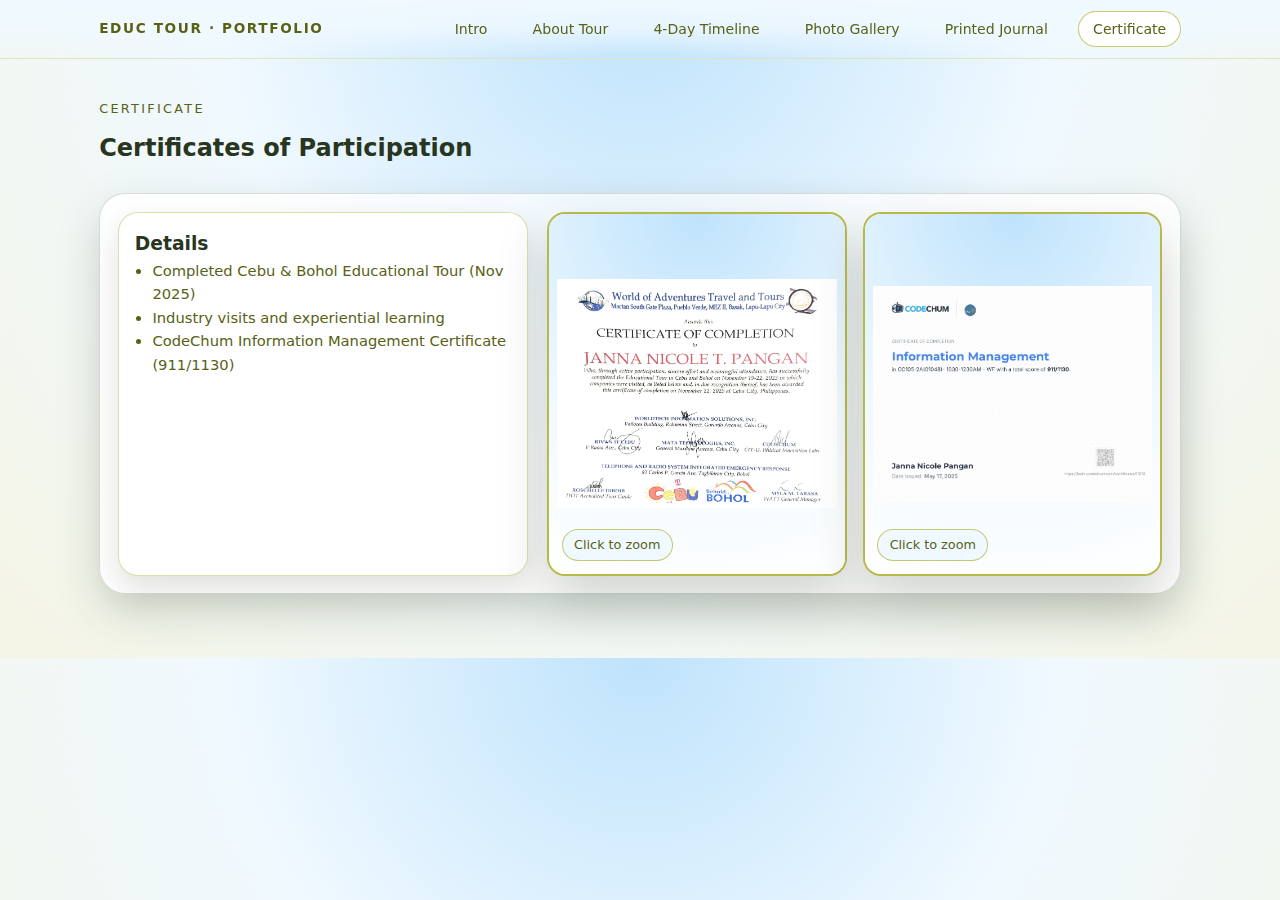
<file: certificate.html>
<!DOCTYPE html>
<html lang="en">
<head>
  <meta charset="UTF-8" />
  <title>Certificate – Cebu & Bohol Educational Tour</title>
  <meta name="viewport" content="width=device-width, initial-scale=1.0" />

<style>
  :root {
    --bg: #F0F9FF;
    --bg-soft: #BFE3FC;
    --accent: #ACAD2B;
    --accent-soft: rgba(172, 173, 43, 0.22);
    --text: #28361F;
    --muted: #596115;
    --card: #ffffff;
    --border: rgba(40, 54, 31, 0.18);
    --radius-xl: 18px;
    --shadow-soft: 0 18px 45px rgba(40, 54, 31, 0.18);
  }

  * { box-sizing:border-box; margin:0; padding:0; }
  body {
    font-family: system-ui,-apple-system,BlinkMacSystemFont,"Segoe UI",sans-serif;
    background: radial-gradient(circle at top, #BFE3FC 0, #F0F9FF 45%, #ACAD2B20 100%);
    color: var(--text);
    line-height: 1.6;
  }
  img { max-width:100%; display:block; }
  a { color:inherit; text-decoration:none; }

  /* header */
  header{
    position:sticky; top:0; z-index:40;
    backdrop-filter:blur(18px);
    background:linear-gradient(to bottom,
      rgba(240,249,255,0.97),
      rgba(240,249,255,0.78),
      transparent);
    border-bottom:1px solid rgba(172,173,43,0.28);
  }
  .nav{
    max-width:1120px;
    margin:0 auto;
    padding:0.7rem 1.2rem;
    display:flex;
    align-items:center;
    justify-content:space-between;
  }
  .nav-logo{
    font-weight:700;
    letter-spacing:0.12em;
    text-transform:uppercase;
    font-size:0.85rem;
    color:var(--muted);
  }
  .nav-links{
    display:flex;
    gap:1rem;
    font-size:0.88rem;
    flex-wrap:wrap;
  }
  .nav-links a{
    padding:0.35rem 0.85rem;
    border-radius:999px;
    border:1px solid transparent;
    color:var(--muted);
    transition:background 0.2s,border 0.2s,transform 0.15s;
  }
  .nav-links a:hover{
    background:rgba(191,227,252,0.9);
    border-color:rgba(172,173,43,0.4);
    transform:translateY(-1px);
  }
  .nav-links a.nav-active{
    background:#ffffff;
    border-color:rgba(172,173,43,0.65);
  }

  main{
    max-width:1120px;
    margin:0 auto;
    padding:2.5rem 1.2rem 4rem;
  }

  .section-label{
    text-transform:uppercase;
    font-size:0.8rem;
    letter-spacing:0.18em;
    color:var(--muted);
    margin-bottom:0.6rem;
  }
  .section-title{
    font-size:clamp(2rem,3vw+1rem,2.6rem);
    margin-bottom:0.8rem;
  }
  .section-subtitle{
    max-width:680px;
    color:var(--muted);
    font-size:0.96rem;
  }

  /* ===== Certificate layout (2 images) ===== */
  .certificate-card{
    margin-top:1.6rem;
    display:grid;
    grid-template-columns: minmax(0,1fr) minmax(0,1.5fr);
    gap:1.2rem;
    padding:1.1rem;
    border-radius:26px;
    border:1px solid var(--border);
    box-shadow: var(--shadow-soft);
    background: radial-gradient(circle at top, #f0f9ff, #ffffff 60%);
  }

  .cert-info{
    padding:1rem;
    background:#ffffff;
    border-radius:20px;
    border:1px solid rgba(172,173,43,0.4);
    box-shadow:0 14px 32px rgba(40,54,31,0.15);
  }

  .cert-info ul{
    padding-left:1.1rem;
    color:var(--muted);
    font-size:0.92rem;
  }

  .cert-grid{
    display:grid;
    grid-template-columns: repeat(2, 1fr);
    gap:1rem;
  }

  .cert-frame{
    position:relative;
    border-radius:18px;
    overflow:hidden;
    background:#ffffff;
    border:2px solid rgba(172,173,43,0.85);
    box-shadow:0 22px 50px rgba(40,54,31,0.22);
    cursor:zoom-in;
  }
  .cert-frame img{
    width:100%;
    height:360px;
    object-fit:contain;
    background: radial-gradient(circle at top, #BFE3FC 0, #F0F9FF 60%, #ffffff 100%);
    padding:0.5rem;
  }
  .cert-badge{
    position:absolute;
    left:0.8rem;
    bottom:0.8rem;
    background:rgba(240,249,255,0.98);
    border:1px solid rgba(172,173,43,0.65);
    border-radius:999px;
    padding:0.3rem 0.7rem;
    font-size:0.8rem;
    color:var(--muted);
  }

  @media(max-width:900px){
    .certificate-card{ grid-template-columns:1fr; }
    .cert-grid{ grid-template-columns:1fr; }
  }

  /* ===== Modal ===== */
  .modal{
    position:fixed;
    inset:0;
    display:none;
    z-index:80;
  }
  .modal.show{ display:block; }
  .modal-backdrop{
    position:absolute;
    inset:0;
    background:rgba(40,54,31,0.55);
    backdrop-filter:blur(4px);
  }
  .modal-dialog{
    position:relative;
    width:min(980px, calc(100% - 2rem));
    margin:4rem auto;
    border-radius:22px;
    background:rgba(240,249,255,0.98);
    border:1px solid rgba(172,173,43,0.65);
    box-shadow:0 30px 80px rgba(40,54,31,0.28);
    padding:0.9rem;
  }
  .modal-close{
    width:40px;
    height:40px;
    border-radius:50%;
    border:1px solid rgba(172,173,43,0.75);
    background:#ffffff;
    font-size:22px;
    cursor:pointer;
  }
  .modal-image{
    width:100%;
    max-height:72vh;
    object-fit:contain;
    border-radius:18px;
  }
</style>
</head>

<body>

<header>
  <nav class="nav">
    <div class="nav-logo">EDUC TOUR · PORTFOLIO</div>
    <div class="nav-links">
      <a href="index.html#hero">Intro</a>
      <a href="index.html#about">About Tour</a>
      <a href="index.html#timeline">4-Day Timeline</a>
      <a href="index.html#gallery">Photo Gallery</a>
      <a href="journal.html">Printed Journal</a>
      <a href="certificate.html" class="nav-active">Certificate</a>
    </div>
  </nav>
</header>

<main>
  <div class="section-label">CERTIFICATE</div>
  <h2 class="section-title">Certificates of Participation</h2>

  <div class="certificate-card">
    <div class="cert-info">
      <h3>Details</h3>
      <ul>
        <li>Completed Cebu & Bohol Educational Tour (Nov 2025)</li>
        <li>Industry visits and experiential learning</li>
        <li>CodeChum Information Management Certificate (911/1130)</li>
      </ul>
    </div>

    <div class="cert-grid">
      <figure class="cert-frame" data-full="certificate1.jpg">
        <img src="certificate1.jpg" alt="Certificate 1">
        <div class="cert-badge">Click to zoom</div>
      </figure>

      <figure class="cert-frame" data-full="certificate2.jpg">
        <img src="certificate2.jpg" alt="Certificate 2">
        <div class="cert-badge">Click to zoom</div>
      </figure>
    </div>
  </div>
</main>

<!-- Modal -->
<div class="modal" id="imageModal">
  <div class="modal-backdrop"></div>
  <div class="modal-dialog">
    <button class="modal-close" id="closeModal">×</button>
    <img class="modal-image" id="modalImg">
  </div>
</div>

<script>
  const modal = document.getElementById("imageModal");
  const modalImg = document.getElementById("modalImg");
  const closeBtn = document.getElementById("closeModal");

  document.querySelectorAll(".cert-frame").forEach(frame=>{
    frame.addEventListener("click", ()=>{
      modalImg.src = frame.dataset.full;
      modal.classList.add("show");
      document.body.style.overflow = "hidden";
    });
  });

  function closeModal(){
    modal.classList.remove("show");
    modalImg.src = "";
    document.body.style.overflow = "";
  }

  closeBtn.onclick = closeModal;
  modal.onclick = e => { if(e.target === modal) closeModal(); };
</script>

</body>
</html>
</file>
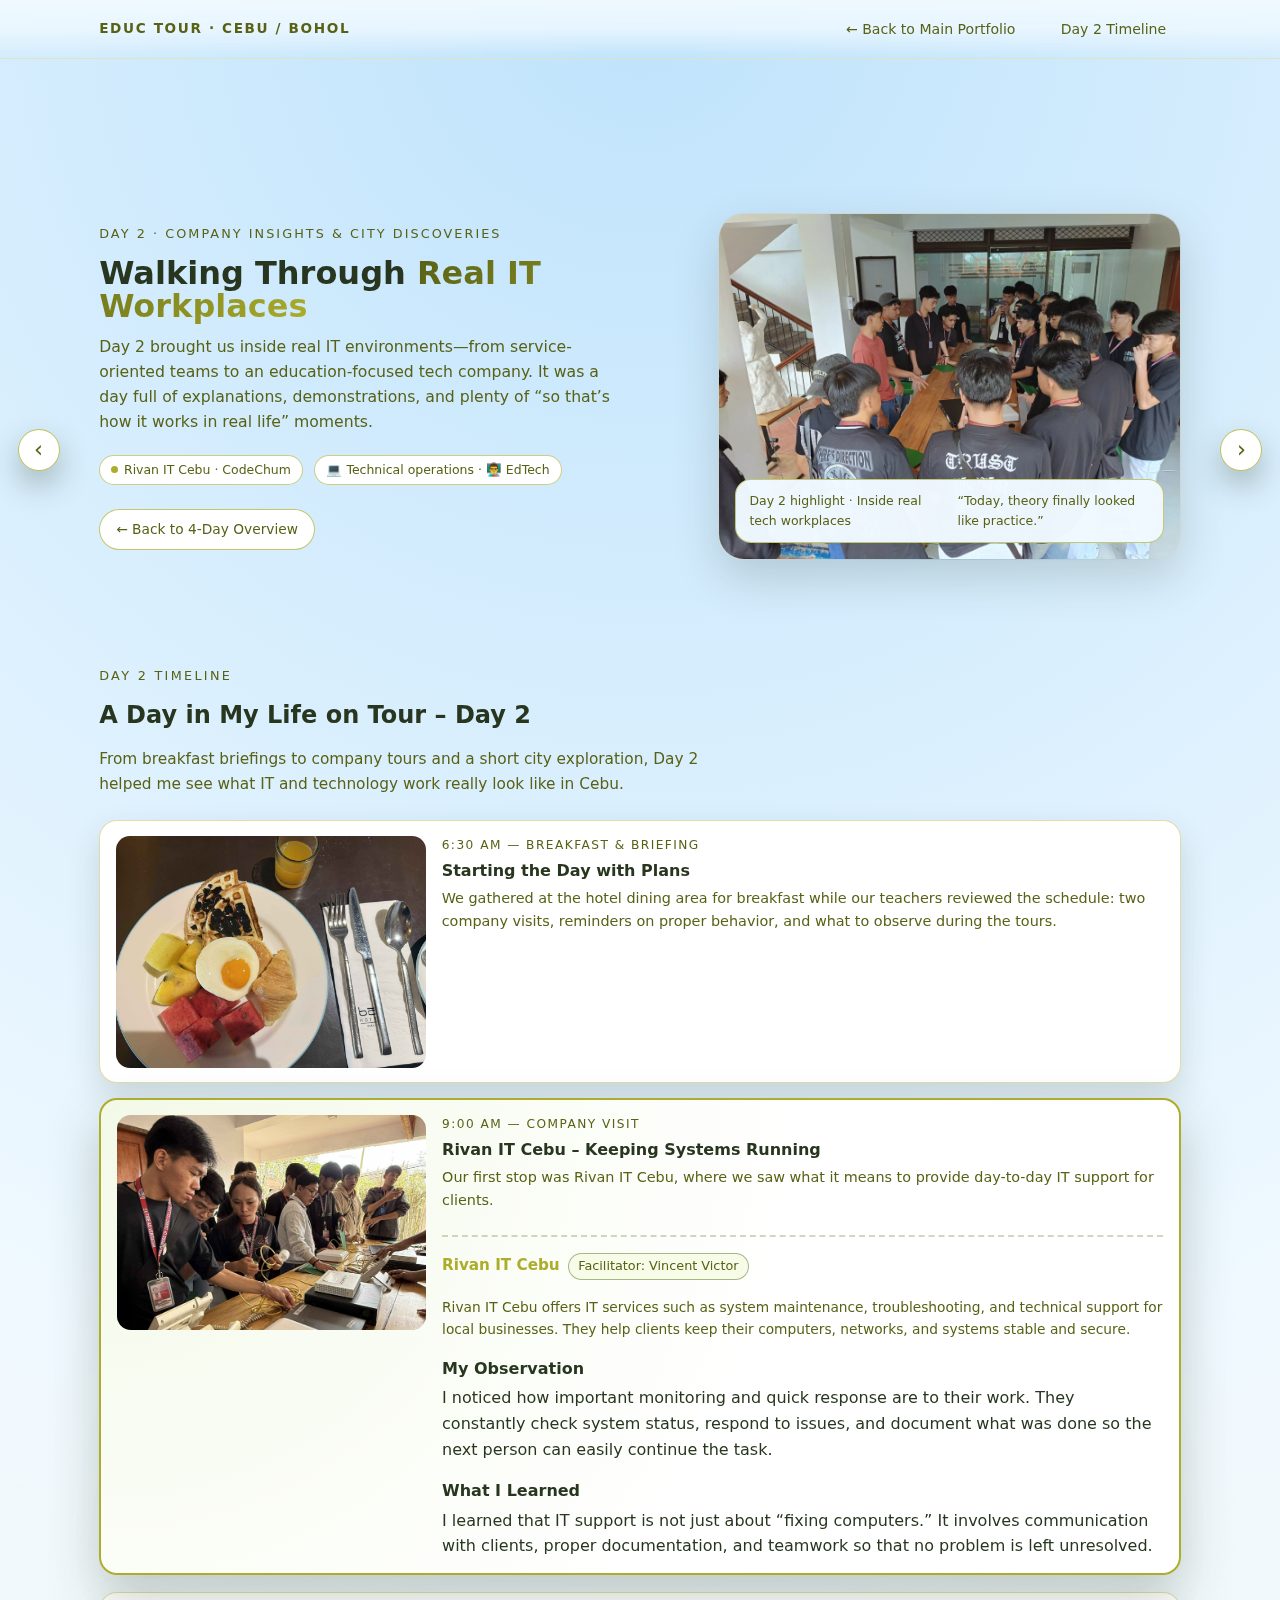
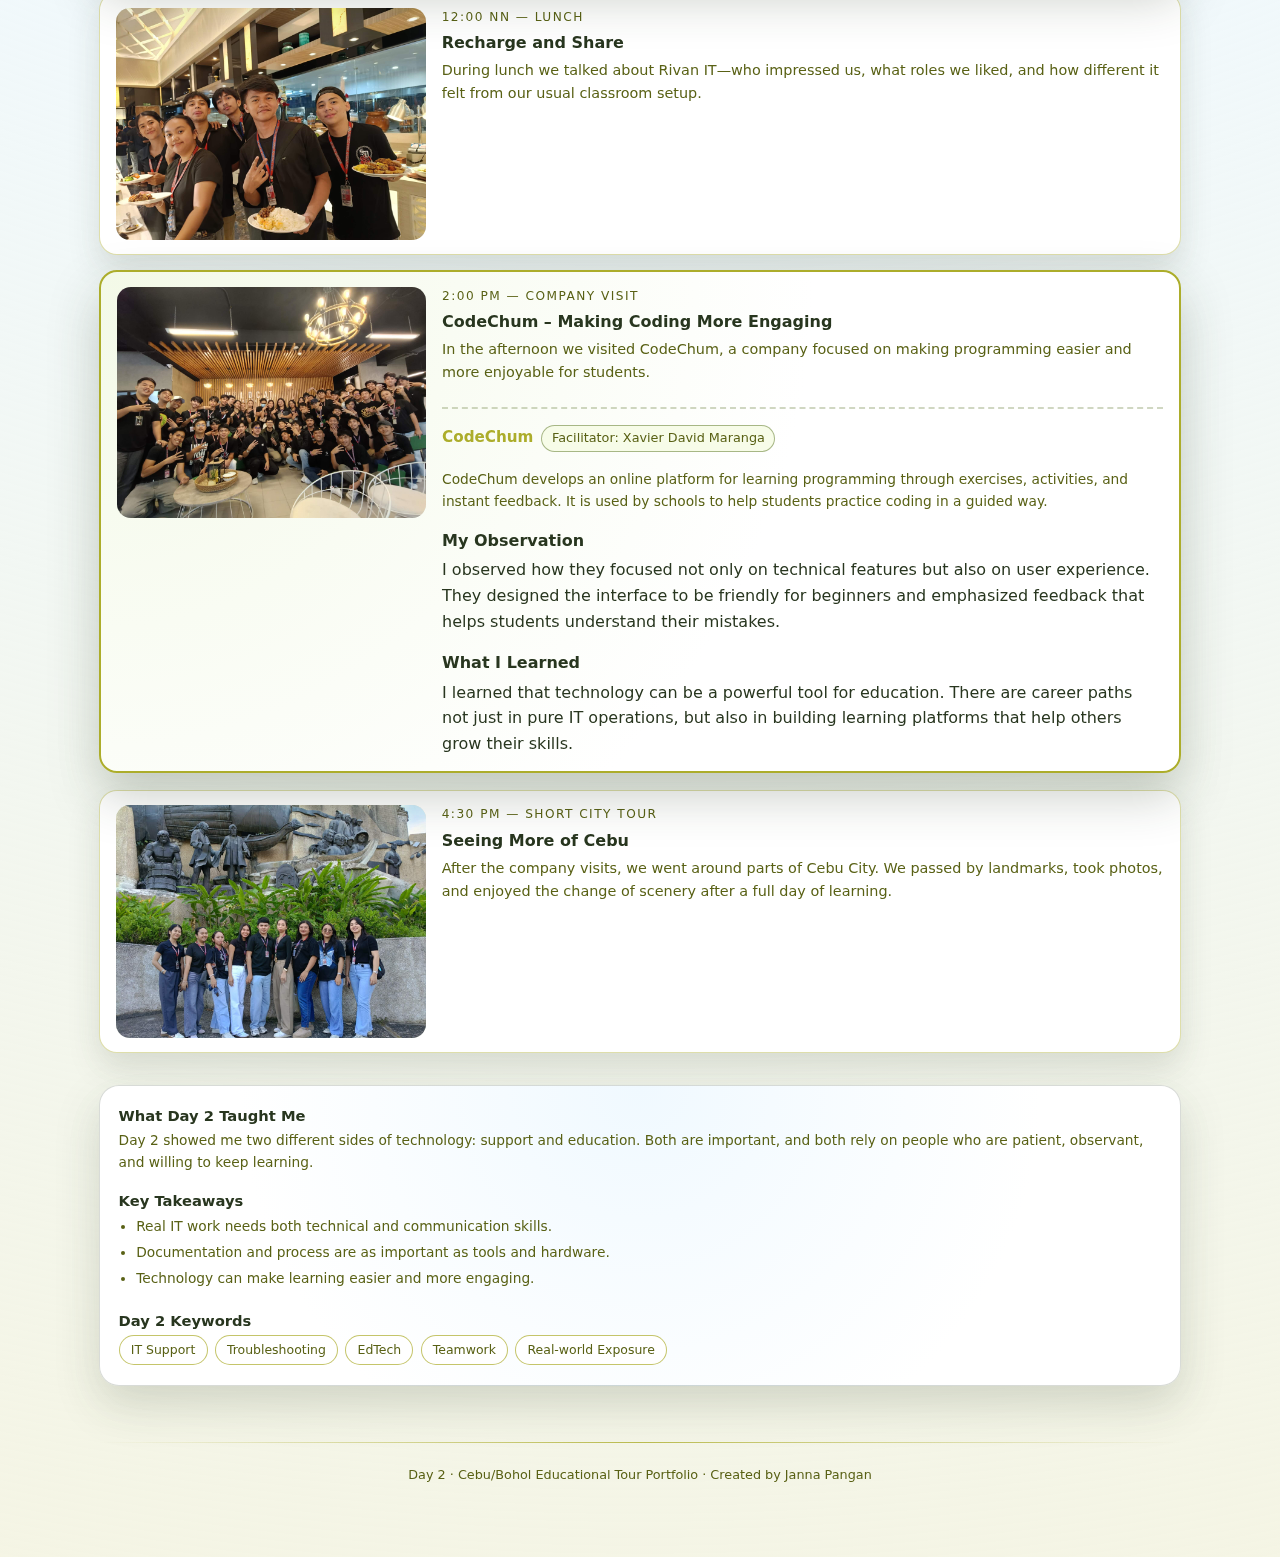
<file: day2.html>
<!DOCTYPE html>
<html lang="en">
<head>
  <meta charset="UTF-8" />
  <title>Day 2 – Company Insights & City Discoveries</title>
  <meta name="viewport" content="width=device-width, initial-scale=1" />
  <style>
    :root {
      --bg: #F0F9FF;
      --bg-soft: #BFE3FC;
      --accent: #ACAD2B;
      --accent-soft: rgba(172, 173, 43, 0.22);
      --text: #28361F;
      --muted: #596115;
      --card: #ffffff;
      --border: rgba(40, 54, 31, 0.18);
      --radius-xl: 18px;
      --shadow-soft: 0 18px 45px rgba(40, 54, 31, 0.18);
    }

    * { box-sizing:border-box; margin:0; padding:0; }
    body {
      font-family: system-ui,-apple-system,BlinkMacSystemFont,"Segoe UI",sans-serif;
      background: radial-gradient(circle at top, #BFE3FC 0, #F0F9FF 45%, #ACAD2B20 100%);
      color: var(--text);
      line-height: 1.6;
      scroll-behavior:smooth;
    }
    img { max-width:100%; display:block; }
    a { color:inherit; text-decoration:none; }

    main {
      width:100%;
      max-width:1120px;
      margin:0 auto;
      padding:0 1.2rem 4rem;
    }
    section { margin-block:3.5rem; }

    .section-label{
      text-transform:uppercase;
      font-size:0.8rem;
      letter-spacing:0.18em;
      color:var(--muted);
      margin-bottom:0.6rem;
    }
    .section-title{
      font-size:clamp(2rem,3vw+1rem,2.6rem);
      margin-bottom:0.8rem;
    }
    .section-subtitle{
      max-width:640px;
      color:var(--muted);
      font-size:0.96rem;
    }

    /* header */
    header{
      position:sticky; top:0; z-index:40;
      backdrop-filter:blur(18px);
      background:linear-gradient(to bottom,
        rgba(240,249,255,0.97),
        rgba(240,249,255,0.78),
        transparent);
      border-bottom:1px solid rgba(172,173,43,0.28);
    }
    .nav{
      max-width:1120px;
      margin:0 auto;
      padding:0.7rem 1.2rem;
      display:flex;
      align-items:center;
      justify-content:space-between;
      gap:1.5rem;
    }
    .nav-logo{
      font-weight:700;
      letter-spacing:0.12em;
      text-transform:uppercase;
      font-size:0.85rem;
      color:var(--muted);
    }
    .nav-links{
      display:flex;
      align-items:center;
      gap:1rem;
      font-size:0.88rem;
    }
    .nav-links a{
      padding:0.35rem 0.85rem;
      border-radius:999px;
      border:1px solid transparent;
      color:var(--muted);
      transition:background 0.2s,border 0.2s,transform 0.15s;
    }
    .nav-links a:hover{
      background:rgba(191,227,252,0.9);
      border-color:rgba(172,173,43,0.4);
      transform:translateY(-1px);
    }
    @media(max-width:640px){
      .nav-links{ font-size:0.8rem; }
    }

    /* hero */
    .hero-day{
      padding-top:3rem;
      display:grid;
      grid-template-columns:minmax(0,3fr) minmax(0,2.4fr);
      gap:2.5rem;
      align-items:center;
      min-height:55vh;
    }
    @media(max-width:860px){
      .hero-day{
        grid-template-columns:minmax(0,1fr);
        padding-top:2.4rem;
      }
    }
    .hero-kicker{
      font-size:0.8rem;
      text-transform:uppercase;
      letter-spacing:0.16em;
      color:var(--muted);
      margin-bottom:0.8rem;
    }
    .hero-title{
      font-size:clamp(2.4rem,4vw+1rem,3.1rem);
      font-weight:800;
      line-height:1.05;
      margin-bottom:0.6rem;
    }
    .hero-title span{
      background:linear-gradient(120deg,#596115,#acad2b);
      -webkit-background-clip:text;
      background-clip:text;
      color:transparent;
    }
    .hero-text{
      font-size:0.98rem;
      color:var(--muted);
      max-width:520px;
      margin-bottom:1.3rem;
    }
    .hero-meta-row{
      display:flex;
      flex-wrap:wrap;
      gap:0.7rem;
      margin-bottom:1.5rem;
    }
    .pill-soft{
      display:inline-flex;
      align-items:center;
      gap:0.35rem;
      padding:0.26rem 0.7rem;
      border-radius:999px;
      background:#ffffff;
      border:1px solid rgba(172,173,43,0.6);
      font-size:0.78rem;
      color:var(--muted);
    }
    .pill-dot{
      width:7px;height:7px;border-radius:50%;
      background:var(--accent);
    }
    .hero-back-link{
      display:inline-flex;
      align-items:center;
      gap:0.35rem;
      font-size:0.86rem;
      padding:0.52rem 1rem;
      border-radius:999px;
      border:1px solid rgba(172,173,43,0.7);
      background:#ffffff;
      color:var(--muted);
      transition:background 0.2s,transform 0.15s,box-shadow 0.2s;
    }
    .hero-back-link:hover{
      background:#f0f9ff;
      transform:translateY(-1px);
      box-shadow:0 10px 26px rgba(40,54,31,0.25);
    }

    .hero-visual-day{
      position:relative;
      border-radius:26px;
      overflow:hidden;
      border:1px solid var(--border);
      box-shadow:var(--shadow-soft);
      background:radial-gradient(circle at top,#bfe3fc,#f0f9ff 60%);
      min-height:260px;
    }
    .hero-visual-day img{
      width:100%;height:100%;
      object-fit:cover;
      mix-blend-mode:multiply;
      opacity:0.96;
    }
    .hero-visual-label{
      position:absolute;
      inset:auto 1rem 1rem 1rem;
      border-radius:16px;
      padding:0.7rem 0.85rem;
      background:rgba(240,249,255,0.98);
      border:1px solid rgba(172,173,43,0.65);
      font-size:0.78rem;
      color:var(--muted);
      display:flex;
      justify-content:space-between;
      align-items:center;
      gap:0.6rem;
    }

    /* layout */
    .day-layout{
      margin-top:1.5rem;
      display:grid;
      grid-template-columns: 1fr;
      gap:2rem;
    }
    @media(max-width:900px){
      .day-layout{ grid-template-columns:minmax(0,1fr); }
    }

    .day-timeline{
      display:flex;
      flex-direction:column;
      gap:1rem;
    }
    .day-step{
      display:grid;
      grid-template-columns:minmax(0,0.9fr) minmax(0,2.1fr);
      gap:1rem;
      align-items:flex-start;
      padding:0.9rem 1rem;
      border-radius:18px;
      background:#ffffff;
      border:1px solid rgba(172,173,43,0.4);
      box-shadow:0 14px 32px rgba(40,54,31,0.15);
    }
    @media(max-width:640px){
      .day-step{ grid-template-columns:minmax(0,1fr); }
    }
    .day-step-img{
      border-radius:14px;
      overflow:hidden;
      background:#e5ecda;
    }
    .day-step-img img{
      width:100%;height:100%;
      object-fit:cover;
    }
    .day-step-body{
      display:flex;
      flex-direction:column;
      gap:0.2rem;
    }
    .day-step-time{
      font-size:0.76rem;
      letter-spacing:0.12em;
      text-transform:uppercase;
      color:var(--muted);
    }
    .day-step-title{ font-size:1rem;font-weight:600; }
    .day-step-desc{ font-size:0.9rem;color:var(--muted); }

    /* company highlight */
    .day-step--company{
      border-width:2px;
      border-color:var(--accent);
      background:radial-gradient(circle at top left,#f3f9e7,#ffffff 60%);
      box-shadow:0 22px 50px rgba(40,54,31,0.25);
      transform:translateY(-1px);
    }

    /* Floating left/right day navigation arrows */
.day-nav-arrow {
  position: fixed;
  top: 50%;
  transform: translateY(-50%);
  width: 42px;
  height: 42px;
  border-radius: 50%;
  background: #ffffff;
  border: 1px solid rgba(172, 173, 43, 0.75);
  box-shadow: 0 14px 30px rgba(40, 54, 31, 0.3);
  display: flex;
  align-items: center;
  justify-content: center;
  font-size: 1.4rem;
  color: var(--muted);
  z-index: 60;
  cursor: pointer;
  transition: transform 0.15s ease, box-shadow 0.2s ease, background 0.2s ease;
}

.day-nav-arrow:hover {
  background: #f0f9ff;
  transform: translateY(-50%) scale(1.05);
  box-shadow: 0 18px 40px rgba(40, 54, 31, 0.35);
}

.day-nav-left {
  left: 1.1rem;
}

.day-nav-right {
  right: 1.1rem;
}

@media (max-width: 768px) {
  .day-nav-arrow {
    width: 34px;
    height: 34px;
    font-size: 1.1rem;
  }
  .day-nav-left {
    left: 0.6rem;
  }
  .day-nav-right {
    right: 0.6rem;
  }
}

    .company-section{
      margin-top:1.2rem;
      padding-top:1rem;
      border-top:2px dashed rgba(120,140,80,0.35);
      display:flex;
      flex-direction:column;
      gap:1rem;
    }
    .company-meta{
      display:flex;
      flex-wrap:wrap;
      gap:0.5rem;
      font-size:0.95rem;
    }
    .company-name{
      font-weight:700;
      color:var(--accent);
    }
    .company-facilitator{
      padding:0.15rem 0.6rem;
      border-radius:999px;
      border:1px solid rgba(140,160,100,0.75);
      background:#f7fce8;
      font-size:0.8rem;
      color:var(--muted);
    }
    .company-note-label{
      font-weight:700;
      font-size:1rem;
      display:block;
      margin-bottom:0.25rem;
      color:var(--text);
    }
    .company-note{ line-height:1.6; }
    .company-info{ font-size:0.86rem;color:var(--muted); }

    /* side card */
    .day-side-card{
      border-radius:20px;
      padding:1.1rem 1.15rem 1.2rem;
      background:radial-gradient(circle at top,#f0f9ff,#ffffff 65%);
      border:1px solid var(--border);
      box-shadow:var(--shadow-soft);
      display:flex;
      flex-direction:column;
      gap:1rem;
    }
    .side-section-title{
      font-size:0.92rem;
      font-weight:600;
      margin-bottom:0.15rem;
    }
    .side-text{
      font-size:0.86rem;
      color:var(--muted);
    }
    .side-list{
      padding-left:1.1rem;
      font-size:0.86rem;
      color:var(--muted);
    }
    .side-list li{ margin-bottom:0.25rem; }

    .tag-cloud{
      display:flex;
      flex-wrap:wrap;
      gap:0.45rem;
    }
    .tag-pill{
      font-size:0.78rem;
      padding:0.25rem 0.7rem;
      border-radius:999px;
      border:1px solid rgba(172,173,43,0.7);
      background:#ffffff;
      color:var(--muted);
    }

    .divider{
      height:1px;
      background:linear-gradient(to right,transparent,rgba(172,173,43,0.9),transparent);
      margin-top:3rem;
      opacity:0.9;
    }
    .footer{
      text-align:center;
      font-size:0.8rem;
      color:var(--muted);
      margin-top:1.4rem;
      padding-bottom:0.5rem;
    }
  </style>
</head>
<body>
<header>
  <nav class="nav">
    <div class="nav-logo">EDUC TOUR · CEBU / BOHOL</div>
    <div class="nav-links">
      <a href="index.html">← Back to Main Portfolio</a>
      <a href="#timeline">Day 2 Timeline</a>
    </div>
  </nav>
</header>
<a href="day1.html" class="day-nav-arrow day-nav-left" title="Back to Day 1">‹</a>
<a href="day3.html" class="day-nav-arrow day-nav-right" title="Go to Day 3">›</a>
<main>
  <!-- HERO -->
  <section class="hero-day">
    <div>
      <div class="hero-kicker">Day 2 · Company Insights & City Discoveries</div>
      <h1 class="hero-title">
        Walking Through <span>Real IT Workplaces</span>
      </h1>
      <p class="hero-text">
        Day 2 brought us inside real IT environments—from service-oriented teams to
        an education-focused tech company. It was a day full of explanations,
        demonstrations, and plenty of “so that’s how it works in real life” moments.
      </p>
      <div class="hero-meta-row">
        <div class="pill-soft">
          <span class="pill-dot"></span>
          Rivan IT Cebu · CodeChum
        </div>
        <div class="pill-soft">
          💻 Technical operations · 👨‍🏫 EdTech
        </div>
      </div>
      <a class="hero-back-link" href="index.html">
        ← Back to 4-Day Overview
      </a>
    </div>

    <div class="hero-visual-day">
      <img src="imageday2-hero.jpg" alt="Company buildings and team photos">
      <div class="hero-visual-label">
        <span>Day 2 highlight · Inside real tech workplaces</span>
        <span style="font-size:0.78rem;color:var(--muted);">
          “Today, theory finally looked like practice.”
        </span>
      </div>
    </div>
  </section>

  <!-- TIMELINE -->
  <section id="timeline">
    <div class="section-label">Day 2 Timeline</div>
    <h2 class="section-title">A Day in My Life on Tour – Day 2</h2>
    <p class="section-subtitle">
      From breakfast briefings to company tours and a short city exploration, Day 2 helped
      me see what IT and technology work really look like in Cebu.
    </p>

    <div class="day-layout">
      <div class="day-timeline">
        <!-- Breakfast -->
        <article class="day-step">
          <div class="day-step-img">
            <img src="imageday2-breakfast.jpg" alt="Breakfast with classmates">
          </div>
          <div class="day-step-body">
            <div class="day-step-time">6:30 AM — Breakfast & Briefing</div>
            <h3 class="day-step-title">Starting the Day with Plans</h3>
            <p class="day-step-desc">
              We gathered at the hotel dining area for breakfast while our teachers reviewed the
              schedule: two company visits, reminders on proper behavior, and what to observe during
              the tours.
            </p>
          </div>
        </article>

        <!-- Rivan IT (company) -->
        <article class="day-step day-step--company">
          <div class="day-step-img">
            <img src="imageday2-rivan.jpg" alt="Rivan IT Cebu">
          </div>
          <div class="day-step-body">
            <div class="day-step-time">9:00 AM — Company Visit</div>
            <h3 class="day-step-title">Rivan IT Cebu – Keeping Systems Running</h3>
            <p class="day-step-desc">
              Our first stop was Rivan IT Cebu, where we saw what it means to provide
              day-to-day IT support for clients.
            </p>

            <div class="company-section">
              <div class="company-meta">
                <span class="company-name">Rivan IT Cebu</span>
                <span class="company-facilitator">Facilitator: Vincent Victor</span>
              </div>

              <p class="company-info">
                Rivan IT Cebu offers IT services such as system maintenance, troubleshooting,
                and technical support for local businesses. They help clients keep their computers,
                networks, and systems stable and secure.
              </p>

              <p class="company-note">
                <span class="company-note-label">My Observation</span>
                I noticed how important monitoring and quick response are to their work.
                They constantly check system status, respond to issues, and document what was done
                so the next person can easily continue the task.
              </p>

              <p class="company-note">
                <span class="company-note-label">What I Learned</span>
                I learned that IT support is not just about “fixing computers.”
                It involves communication with clients, proper documentation, and
                teamwork so that no problem is left unresolved.
              </p>
            </div>
          </div>
        </article>

        <!-- Lunch -->
        <article class="day-step">
          <div class="day-step-img">
            <img src="imageday2-lunch.jpg" alt="Lunch break">
          </div>
          <div class="day-step-body">
            <div class="day-step-time">12:00 NN — Lunch</div>
            <h3 class="day-step-title">Recharge and Share</h3>
            <p class="day-step-desc">
              During lunch we talked about Rivan IT—who impressed us, what roles we liked,
              and how different it felt from our usual classroom setup.
            </p>
          </div>
        </article>

        <!-- CodeChum (company) -->
        <article class="day-step day-step--company">
          <div class="day-step-img">
            <img src="imageday2-codechum.jpg" alt="CodeChum office">
          </div>
          <div class="day-step-body">
            <div class="day-step-time">2:00 PM — Company Visit</div>
            <h3 class="day-step-title">CodeChum – Making Coding More Engaging</h3>
            <p class="day-step-desc">
              In the afternoon we visited CodeChum, a company focused on making programming
              easier and more enjoyable for students.
            </p>

            <div class="company-section">
              <div class="company-meta">
                <span class="company-name">CodeChum</span>
                <span class="company-facilitator">Facilitator: Xavier David Maranga</span>
              </div>

              <p class="company-info">
                CodeChum develops an online platform for learning programming through exercises,
                activities, and instant feedback. It is used by schools to help students practice
                coding in a guided way.
              </p>

              <p class="company-note">
                <span class="company-note-label">My Observation</span>
                I observed how they focused not only on technical features but also on user experience.
                They designed the interface to be friendly for beginners and emphasized feedback that
                helps students understand their mistakes.
              </p>

              <p class="company-note">
                <span class="company-note-label">What I Learned</span>
                I learned that technology can be a powerful tool for education. There are career
                paths not just in pure IT operations, but also in building learning platforms that
                help others grow their skills.
              </p>
            </div>
          </div>
        </article>

        <!-- City tour -->
        <article class="day-step">
          <div class="day-step-img">
            <img src="imageday2-citytour.jpg" alt="Cebu city views">
          </div>
          <div class="day-step-body">
            <div class="day-step-time">4:30 PM — Short City Tour</div>
            <h3 class="day-step-title">Seeing More of Cebu</h3>
            <p class="day-step-desc">
              After the company visits, we went around parts of Cebu City. We passed by landmarks,
              took photos, and enjoyed the change of scenery after a full day of learning.
            </p>
          </div>
        </article>
      </div>

      <!-- side card -->
      <aside class="day-side-card">
        <div>
          <div class="side-section-title">What Day 2 Taught Me</div>
          <p class="side-text">
            Day 2 showed me two different sides of technology: support and education.
            Both are important, and both rely on people who are patient, observant, and willing to keep learning.
          </p>
        </div>

        <div>
          <div class="side-section-title">Key Takeaways</div>
          <ul class="side-list">
            <li>Real IT work needs both technical and communication skills.</li>
            <li>Documentation and process are as important as tools and hardware.</li>
            <li>Technology can make learning easier and more engaging.</li>
          </ul>
        </div>

        <div>
          <div class="side-section-title">Day 2 Keywords</div>
          <div class="tag-cloud">
            <span class="tag-pill">IT Support</span>
            <span class="tag-pill">Troubleshooting</span>
            <span class="tag-pill">EdTech</span>
            <span class="tag-pill">Teamwork</span>
            <span class="tag-pill">Real-world Exposure</span>
          </div>
        </div>
      </aside>
    </div>
  </section>

  <div class="divider"></div>
  <footer class="footer">
    Day 2 · Cebu/Bohol Educational Tour Portfolio · Created by Janna Pangan
  </footer>
</main>
</body>
</html>
</file>
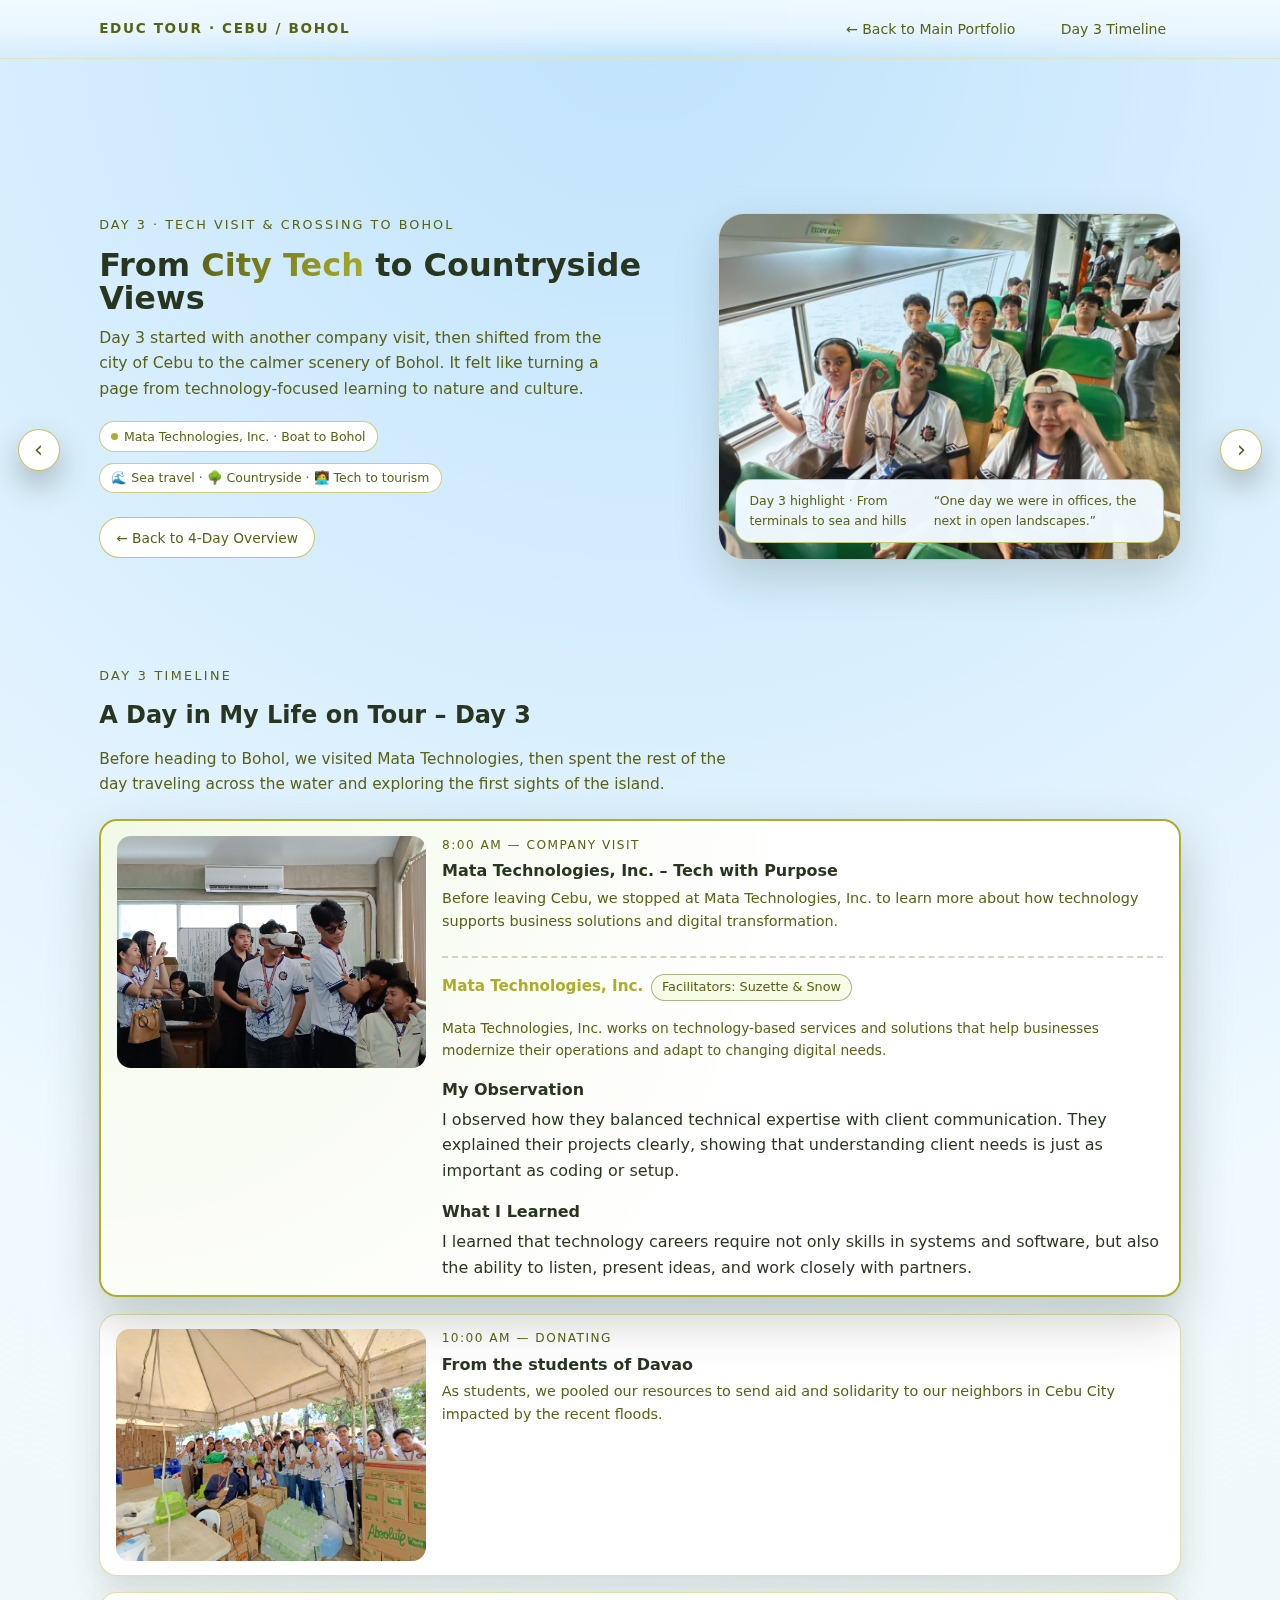
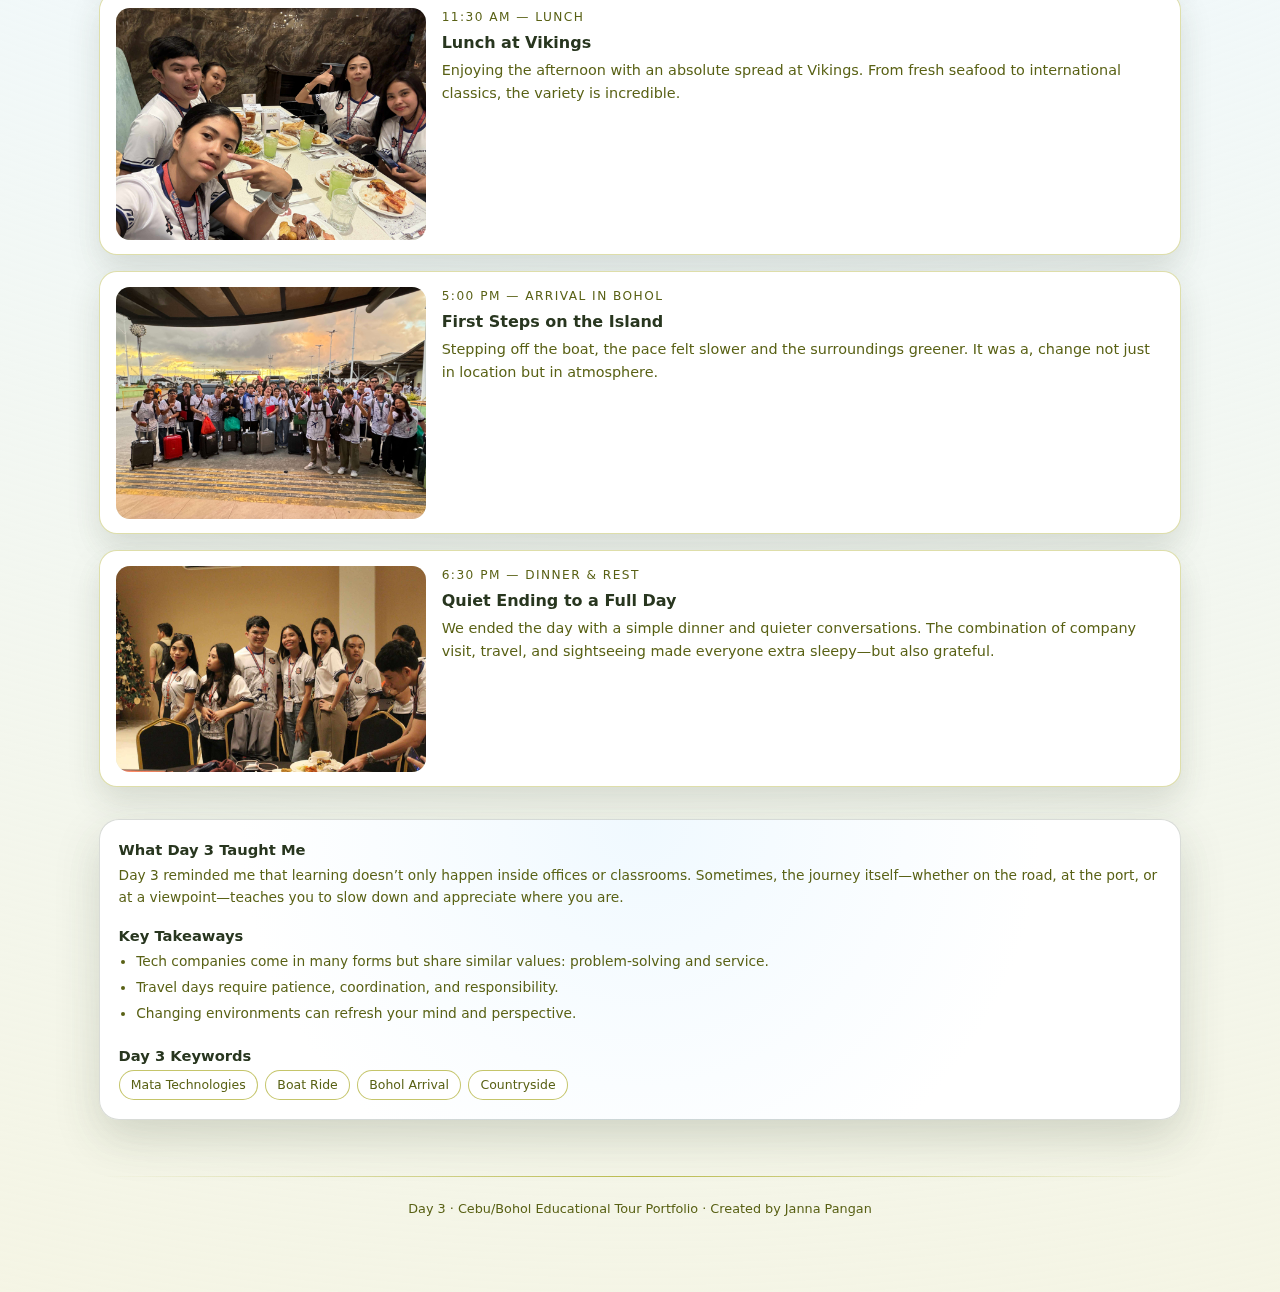
<file: day3.html>
<!DOCTYPE html>
<html lang="en">
<head>
  <meta charset="UTF-8" />
  <title>Day 3 – Tech Visit & Journey to Bohol</title>
  <meta name="viewport" content="width=device-width, initial-scale=1" />
  <style>
    :root {
      --bg: #F0F9FF;
      --bg-soft: #BFE3FC;
      --accent: #ACAD2B;
      --accent-soft: rgba(172, 173, 43, 0.22);
      --text: #28361F;
      --muted: #596115;
      --card: #ffffff;
      --border: rgba(40, 54, 31, 0.18);
      --radius-xl: 18px;
      --shadow-soft: 0 18px 45px rgba(40, 54, 31, 0.18);
    }

    * { box-sizing:border-box; margin:0; padding:0; }
    body {
      font-family: system-ui,-apple-system,BlinkMacSystemFont,"Segoe UI",sans-serif;
      background: radial-gradient(circle at top, #BFE3FC 0, #F0F9FF 45%, #ACAD2B20 100%);
      color: var(--text);
      line-height: 1.6;
      scroll-behavior:smooth;
    }
    img { max-width:100%; display:block; }
    a { color:inherit; text-decoration:none; }

    main {
      width:100%;
      max-width:1120px;
      margin:0 auto;
      padding:0 1.2rem 4rem;
    }
    section { margin-block:3.5rem; }

    .section-label{
      text-transform:uppercase;
      font-size:0.8rem;
      letter-spacing:0.18em;
      color:var(--muted);
      margin-bottom:0.6rem;
    }
    .section-title{
      font-size:clamp(2rem,3vw+1rem,2.6rem);
      margin-bottom:0.8rem;
    }
    .section-subtitle{
      max-width:640px;
      color:var(--muted);
      font-size:0.96rem;
    }

    /* header */
    header{
      position:sticky; top:0; z-index:40;
      backdrop-filter:blur(18px);
      background:linear-gradient(to bottom,
        rgba(240,249,255,0.97),
        rgba(240,249,255,0.78),
        transparent);
      border-bottom:1px solid rgba(172,173,43,0.28);
    }
    .nav{
      max-width:1120px;
      margin:0 auto;
      padding:0.7rem 1.2rem;
      display:flex;
      align-items:center;
      justify-content:space-between;
      gap:1.5rem;
    }
    .nav-logo{
      font-weight:700;
      letter-spacing:0.12em;
      text-transform:uppercase;
      font-size:0.85rem;
      color:var(--muted);
    }
    .nav-links{
      display:flex;
      align-items:center;
      gap:1rem;
      font-size:0.88rem;
    }
    .nav-links a{
      padding:0.35rem 0.85rem;
      border-radius:999px;
      border:1px solid transparent;
      color:var(--muted);
      transition:background 0.2s,border 0.2s,transform 0.15s;
    }
    .nav-links a:hover{
      background:rgba(191,227,252,0.9);
      border-color:rgba(172,173,43,0.4);
      transform:translateY(-1px);
    }
    @media(max-width:640px){
      .nav-links{ font-size:0.8rem; }
    }

    /* hero */
    .hero-day{
      padding-top:3rem;
      display:grid;
      grid-template-columns:minmax(0,3fr) minmax(0,2.4fr);
      gap:2.5rem;
      align-items:center;
      min-height:55vh;
    }
    @media(max-width:860px){
      .hero-day{
        grid-template-columns:minmax(0,1fr);
        padding-top:2.4rem;
      }
    }
    .hero-kicker{
      font-size:0.8rem;
      text-transform:uppercase;
      letter-spacing:0.16em;
      color:var(--muted);
      margin-bottom:0.8rem;
    }
    .hero-title{
      font-size:clamp(2.4rem,4vw+1rem,3.1rem);
      font-weight:800;
      line-height:1.05;
      margin-bottom:0.6rem;
    }
    .hero-title span{
      background:linear-gradient(120deg,#596115,#acad2b);
      -webkit-background-clip:text;
      background-clip:text;
      color:transparent;
    }
    .hero-text{
      font-size:0.98rem;
      color:var(--muted);
      max-width:520px;
      margin-bottom:1.3rem;
    }
    .hero-meta-row{
      display:flex;
      flex-wrap:wrap;
      gap:0.7rem;
      margin-bottom:1.5rem;
    }
    .pill-soft{
      display:inline-flex;
      align-items:center;
      gap:0.35rem;
      padding:0.26rem 0.7rem;
      border-radius:999px;
      background:#ffffff;
      border:1px solid rgba(172,173,43,0.6);
      font-size:0.78rem;
      color:var(--muted);
    }
    .pill-dot{
      width:7px;height:7px;border-radius:50%;
      background:var(--accent);
    }
    .hero-back-link{
      display:inline-flex;
      align-items:center;
      gap:0.35rem;
      font-size:0.86rem;
      padding:0.52rem 1rem;
      border-radius:999px;
      border:1px solid rgba(172,173,43,0.7);
      background:#ffffff;
      color:var(--muted);
      transition:background 0.2s,transform 0.15s,box-shadow 0.2s;
    }
    .hero-back-link:hover{
      background:#f0f9ff;
      transform:translateY(-1px);
      box-shadow:0 10px 26px rgba(40,54,31,0.25);
    }

    .hero-visual-day{
      position:relative;
      border-radius:26px;
      overflow:hidden;
      border:1px solid var(--border);
      box-shadow:var(--shadow-soft);
      background:radial-gradient(circle at top,#bfe3fc,#f0f9ff 60%);
      min-height:260px;
    }
    .hero-visual-day img{
      width:100%;height:100%;
      object-fit:cover;
      mix-blend-mode:multiply;
      opacity:0.96;
    }
    .hero-visual-label{
      position:absolute;
      inset:auto 1rem 1rem 1rem;
      border-radius:16px;
      padding:0.7rem 0.85rem;
      background:rgba(240,249,255,0.98);
      border:1px solid rgba(172,173,43,0.65);
      font-size:0.78rem;
      color:var(--muted);
      display:flex;
      justify-content:space-between;
      align-items:center;
      gap:0.6rem;
    }

    /* layout */
    .day-layout{
      margin-top:1.5rem;
      display:grid;
      grid-template-columns: 1fr;
      gap:2rem;
    }
    @media(max-width:900px){
      .day-layout{ grid-template-columns:minmax(0,1fr); }
    }

    .day-timeline{
      display:flex;
      flex-direction:column;
      gap:1rem;
    }
    .day-step{
      display:grid;
      grid-template-columns:minmax(0,0.9fr) minmax(0,2.1fr);
      gap:1rem;
      align-items:flex-start;
      padding:0.9rem 1rem;
      border-radius:18px;
      background:#ffffff;
      border:1px solid rgba(172,173,43,0.4);
      box-shadow:0 14px 32px rgba(40,54,31,0.15);
    }
    @media(max-width:640px){
      .day-step{ grid-template-columns:minmax(0,1fr); }
    }
    .day-step-img{
      border-radius:14px;
      overflow:hidden;
      background:#e5ecda;
    }
    .day-step-img img{
      width:100%;height:100%;
      object-fit:cover;
    }
    .day-step-body{
      display:flex;
      flex-direction:column;
      gap:0.2rem;
    }
    .day-step-time{
      font-size:0.76rem;
      letter-spacing:0.12em;
      text-transform:uppercase;
      color:var(--muted);
    }
    .day-step-title{ font-size:1rem;font-weight:600; }
    .day-step-desc{ font-size:0.9rem;color:var(--muted); }

    /* company highlight */
    .day-step--company{
      border-width:2px;
      border-color:var(--accent);
      background:radial-gradient(circle at top left,#f3f9e7,#ffffff 60%);
      box-shadow:0 22px 50px rgba(40,54,31,0.25);
      transform:translateY(-1px);
    }

    /* Floating left/right day navigation arrows */
.day-nav-arrow {
  position: fixed;
  top: 50%;
  transform: translateY(-50%);
  width: 42px;
  height: 42px;
  border-radius: 50%;
  background: #ffffff;
  border: 1px solid rgba(172, 173, 43, 0.75);
  box-shadow: 0 14px 30px rgba(40, 54, 31, 0.3);
  display: flex;
  align-items: center;
  justify-content: center;
  font-size: 1.4rem;
  color: var(--muted);
  z-index: 60;
  cursor: pointer;
  transition: transform 0.15s ease, box-shadow 0.2s ease, background 0.2s ease;
}

.day-nav-arrow:hover {
  background: #f0f9ff;
  transform: translateY(-50%) scale(1.05);
  box-shadow: 0 18px 40px rgba(40, 54, 31, 0.35);
}

.day-nav-left {
  left: 1.1rem;
}

.day-nav-right {
  right: 1.1rem;
}

@media (max-width: 768px) {
  .day-nav-arrow {
    width: 34px;
    height: 34px;
    font-size: 1.1rem;
  }
  .day-nav-left {
    left: 0.6rem;
  }
  .day-nav-right {
    right: 0.6rem;
  }
}
    .company-section{
      margin-top:1.2rem;
      padding-top:1rem;
      border-top:2px dashed rgba(120,140,80,0.35);
      display:flex;
      flex-direction:column;
      gap:1rem;
    }
    .company-meta{
      display:flex;
      flex-wrap:wrap;
      gap:0.5rem;
      font-size:0.95rem;
    }
    .company-name{
      font-weight:700;
      color:var(--accent);
    }
    .company-facilitator{
      padding:0.15rem 0.6rem;
      border-radius:999px;
      border:1px solid rgba(140,160,100,0.75);
      background:#f7fce8;
      font-size:0.8rem;
      color:var(--muted);
    }
    .company-note-label{
      font-weight:700;
      font-size:1rem;
      display:block;
      margin-bottom:0.25rem;
      color:var(--text);
    }
    .company-note{ line-height:1.6; }
    .company-info{ font-size:0.86rem;color:var(--muted); }

    /* side card */
    .day-side-card{
      border-radius:20px;
      padding:1.1rem 1.15rem 1.2rem;
      background:radial-gradient(circle at top,#f0f9ff,#ffffff 65%);
      border:1px solid var(--border);
      box-shadow:var(--shadow-soft);
      display:flex;
      flex-direction:column;
      gap:1rem;
    }
    .side-section-title{
      font-size:0.92rem;
      font-weight:600;
      margin-bottom:0.15rem;
    }
    .side-text{
      font-size:0.86rem;
      color:var(--muted);
    }
    .side-list{
      padding-left:1.1rem;
      font-size:0.86rem;
      color:var(--muted);
    }
    .side-list li{ margin-bottom:0.25rem; }

    .tag-cloud{
      display:flex;
      flex-wrap:wrap;
      gap:0.45rem;
    }
    .tag-pill{
      font-size:0.78rem;
      padding:0.25rem 0.7rem;
      border-radius:999px;
      border:1px solid rgba(172,173,43,0.7);
      background:#ffffff;
      color:var(--muted);
    }

    .divider{
      height:1px;
      background:linear-gradient(to right,transparent,rgba(172,173,43,0.9),transparent);
      margin-top:3rem;
      opacity:0.9;
    }
    .footer{
      text-align:center;
      font-size:0.8rem;
      color:var(--muted);
      margin-top:1.4rem;
      padding-bottom:0.5rem;
    }
  </style>
</head>
<body>
<header>
  <nav class="nav">
    <div class="nav-logo">EDUC TOUR · CEBU / BOHOL</div>
    <div class="nav-links">
      <a href="index.html">← Back to Main Portfolio</a>
      <a href="#timeline">Day 3 Timeline</a>
    </div>
  </nav>
</header>
<a href="day2.html" class="day-nav-arrow day-nav-left" title="Back to Day 2">‹</a>
<a href="day4.html" class="day-nav-arrow day-nav-right" title="Go to Day 4">›</a>

<main>
  <section class="hero-day">
    <div>
      <div class="hero-kicker">Day 3 · Tech Visit & Crossing to Bohol</div>
      <h1 class="hero-title">
        From <span>City Tech</span> to Countryside Views
      </h1>
      <p class="hero-text">
        Day 3 started with another company visit, then shifted from the city of Cebu to the calmer
        scenery of Bohol. It felt like turning a page from technology-focused learning to nature and culture.
      </p>
      <div class="hero-meta-row">
        <div class="pill-soft">
          <span class="pill-dot"></span>
          Mata Technologies, Inc. · Boat to Bohol
        </div>
        <div class="pill-soft">
          🌊 Sea travel · 🌳 Countryside · 🧑‍💻 Tech to tourism
        </div>
      </div>
      <a class="hero-back-link" href="index.html">← Back to 4-Day Overview</a>
    </div>

    <div class="hero-visual-day">
      <img src="imageday3-hero.jpg" alt="Boat ride and view towards Bohol">
      <div class="hero-visual-label">
        <span>Day 3 highlight · From terminals to sea and hills</span>
        <span style="font-size:0.78rem;color:var(--muted);">
          “One day we were in offices, the next in open landscapes.”
        </span>
      </div>
    </div>
  </section>

  <section id="timeline">
    <div class="section-label">Day 3 Timeline</div>
    <h2 class="section-title">A Day in My Life on Tour – Day 3</h2>
    <p class="section-subtitle">
      Before heading to Bohol, we visited Mata Technologies, then spent the rest of the day traveling across
      the water and exploring the first sights of the island.
    </p>

    <div class="day-layout">
      <div class="day-timeline">

        <!-- Mata Technologies company visit -->
        <article class="day-step day-step--company">
          <div class="day-step-img">
            <img src="imageday3-mata.jpg" alt="Mata Technologies, Inc.">
          </div>
          <div class="day-step-body">
            <div class="day-step-time">8:00 AM — Company Visit</div>
            <h3 class="day-step-title">Mata Technologies, Inc. – Tech with Purpose</h3>
            <p class="day-step-desc">
              Before leaving Cebu, we stopped at Mata Technologies, Inc. to learn more about how technology
              supports business solutions and digital transformation.
            </p>

            <div class="company-section">
              <div class="company-meta">
                <span class="company-name">Mata Technologies, Inc.</span>
                <span class="company-facilitator">Facilitators: Suzette & Snow</span>
              </div>
              <p class="company-info">
                Mata Technologies, Inc. works on technology-based services and solutions that help businesses
                modernize their operations and adapt to changing digital needs.
              </p>
              <p class="company-note">
                <span class="company-note-label">My Observation</span>
                I observed how they balanced technical expertise with client communication. They explained their
                projects clearly, showing that understanding client needs is just as important as coding or setup.
              </p>
              <p class="company-note">
                <span class="company-note-label">What I Learned</span>
                I learned that technology careers require not only skills in systems and software, but also the
                ability to listen, present ideas, and work closely with partners.
              </p>
            </div>
          </div>
        </article>

        <!-- To the port -->
        <article class="day-step">
          <div class="day-step-img">
            <img src="imageday3-donate.jpg" alt="Donating">
          </div>
          <div class="day-step-body">
            <div class="day-step-time">10:00 AM — Donating</div>
            <h3 class="day-step-title">From the students of Davao</h3>
            <p class="day-step-desc">
            As students, we pooled our resources to send aid and solidarity to our neighbors in Cebu City impacted by the recent floods.
            </p>
          </div>
        </article>

        <!-- Boat ride -->
        <article class="day-step">
          <div class="day-step-img">
            <img src="imageday3-lunch.jpg" alt="Lunch at Vikings">
          </div>
          <div class="day-step-body">
            <div class="day-step-time">11:30 AM — Lunch</div>
            <h3 class="day-step-title">Lunch at Vikings</h3>
            <p class="day-step-desc">
            Enjoying the afternoon with an absolute spread at Vikings. From fresh seafood to international classics, the variety is incredible.
            </p>
          </div>
        </article>

        <!-- Arrival -->
        <article class="day-step">
          <div class="day-step-img">
            <img src="imageday3-arrival.jpg" alt="Arrival in Bohol">
          </div>
          <div class="day-step-body">
            <div class="day-step-time">5:00 PM — Arrival in Bohol</div>
            <h3 class="day-step-title">First Steps on the Island</h3>
            <p class="day-step-desc">
              Stepping off the boat, the pace felt slower and the surroundings greener. It was a,
              change not just in location but in atmosphere.
            </p>
          </div>
        </article>

        <!-- Evening -->
        <article class="day-step">
          <div class="day-step-img">
            <img src="imageday3-dinner.jpg" alt="Simple dinner in Bohol">
          </div>
          <div class="day-step-body">
            <div class="day-step-time">6:30 PM — Dinner & Rest</div>
            <h3 class="day-step-title">Quiet Ending to a Full Day</h3>
            <p class="day-step-desc">
              We ended the day with a simple dinner and quieter conversations. The combination of company visit,
              travel, and sightseeing made everyone extra sleepy—but also grateful.
            </p>
          </div>
        </article>
      </div>

      <aside class="day-side-card">
        <div>
          <div class="side-section-title">What Day 3 Taught Me</div>
          <p class="side-text">
            Day 3 reminded me that learning doesn’t only happen inside offices or classrooms. Sometimes,
            the journey itself—whether on the road, at the port, or at a viewpoint—teaches you to slow down
            and appreciate where you are.
          </p>
        </div>

        <div>
          <div class="side-section-title">Key Takeaways</div>
          <ul class="side-list">
            <li>Tech companies come in many forms but share similar values: problem-solving and service.</li>
            <li>Travel days require patience, coordination, and responsibility.</li>
            <li>Changing environments can refresh your mind and perspective.</li>
          </ul>
        </div>

        <div>
          <div class="side-section-title">Day 3 Keywords</div>
          <div class="tag-cloud">
            <span class="tag-pill">Mata Technologies</span>
            <span class="tag-pill">Boat Ride</span>
            <span class="tag-pill">Bohol Arrival</span>
            <span class="tag-pill">Countryside</span>
          </div>
        </div>
      </aside>
    </div>
  </section>

  <div class="divider"></div>
  <footer class="footer">
    Day 3 · Cebu/Bohol Educational Tour Portfolio · Created by Janna Pangan
  </footer>
</main>
</body>
</html>
</file>
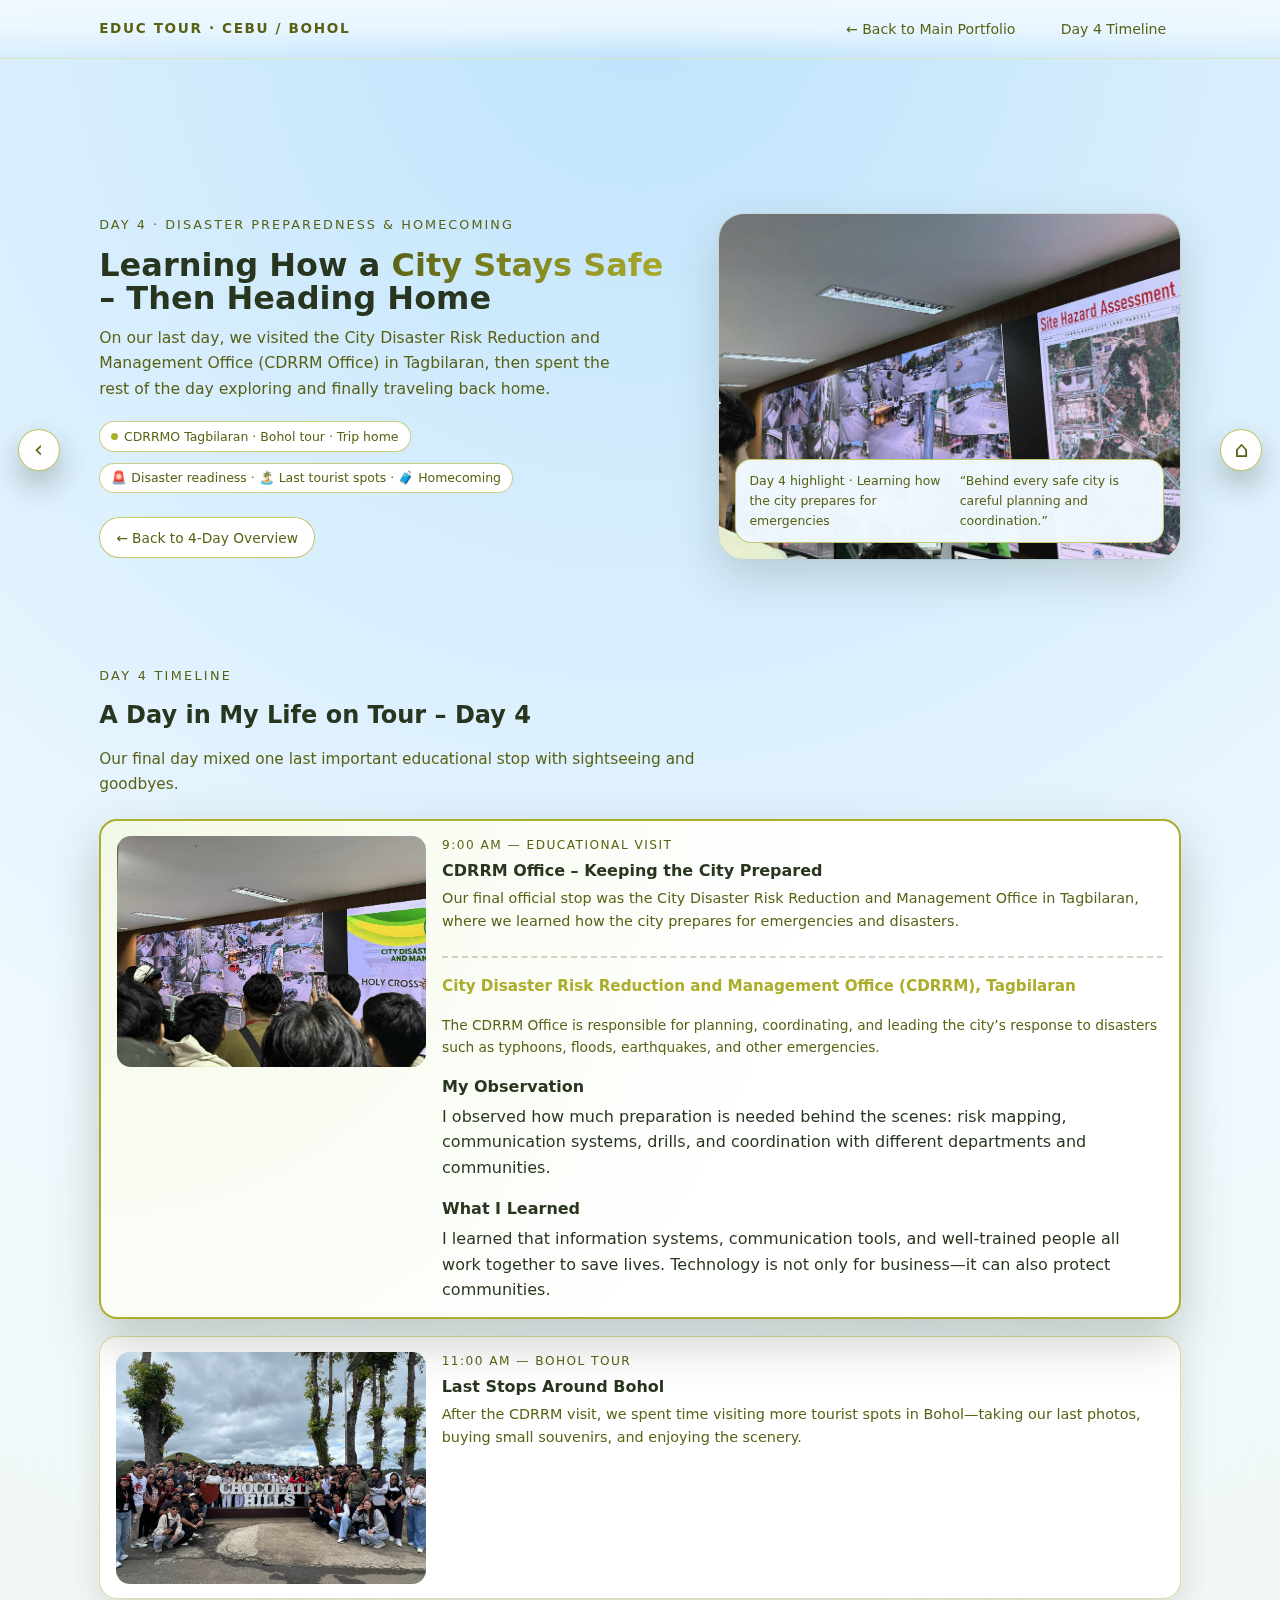
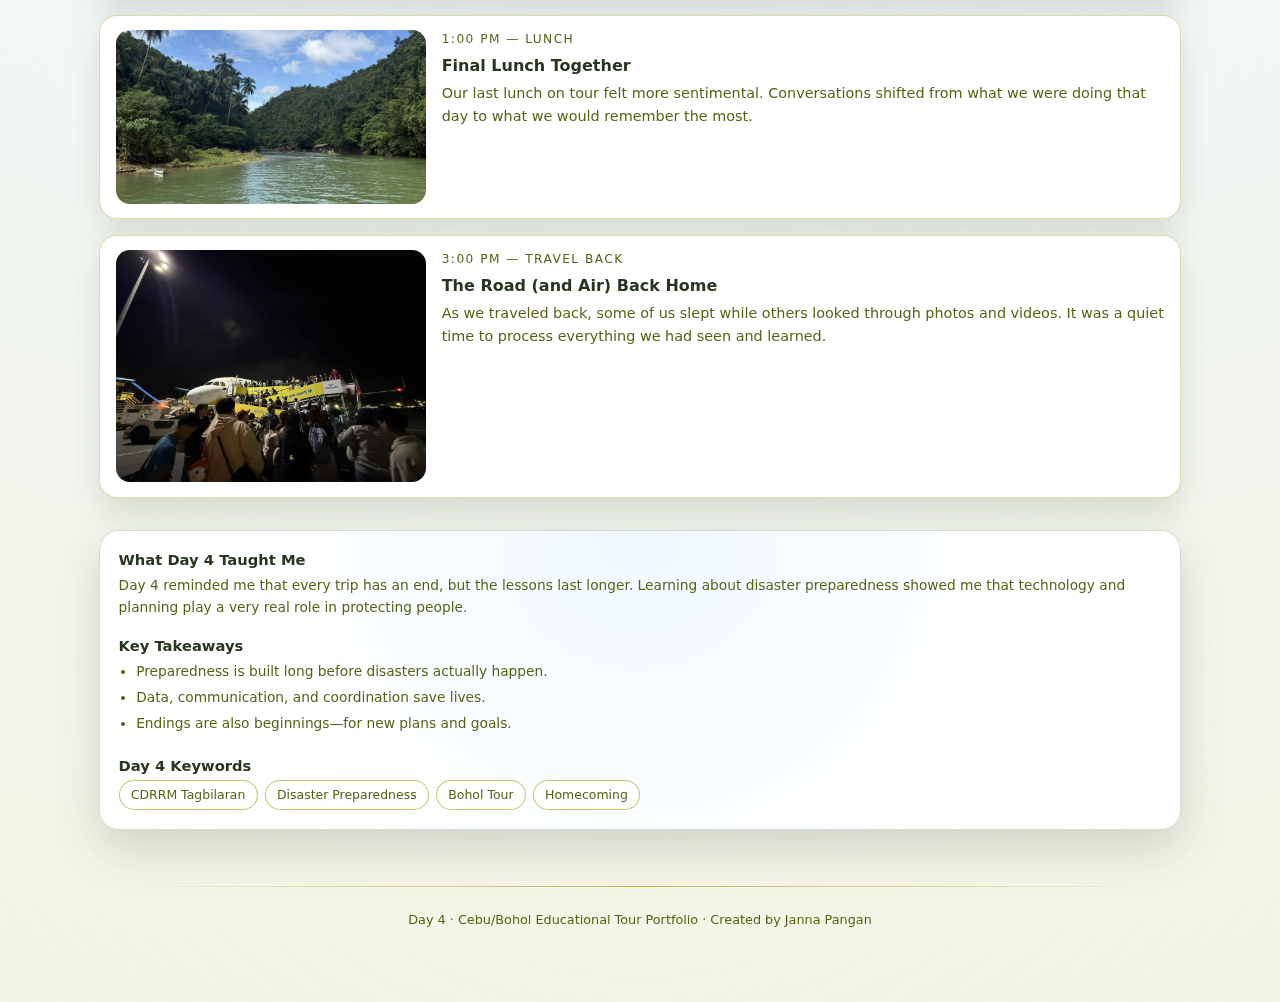
<file: day4.html>
<!DOCTYPE html>
<html lang="en">
<head>
  <meta charset="UTF-8" />
  <title>Day 4 – Disaster Preparedness & Going Home</title>
  <meta name="viewport" content="width=device-width, initial-scale=1" />
  <style>
    :root {
      --bg: #F0F9FF;
      --bg-soft: #BFE3FC;
      --accent: #ACAD2B;
      --accent-soft: rgba(172, 173, 43, 0.22);
      --text: #28361F;
      --muted: #596115;
      --card: #ffffff;
      --border: rgba(40, 54, 31, 0.18);
      --radius-xl: 18px;
      --shadow-soft: 0 18px 45px rgba(40, 54, 31, 0.18);
    }

    * { box-sizing:border-box; margin:0; padding:0; }
    body {
      font-family: system-ui,-apple-system,BlinkMacSystemFont,"Segoe UI",sans-serif;
      background: radial-gradient(circle at top, #BFE3FC 0, #F0F9FF 45%, #ACAD2B20 100%);
      color: var(--text);
      line-height: 1.6;
      scroll-behavior:smooth;
    }
    img { max-width:100%; display:block; }
    a { color:inherit; text-decoration:none; }

    main {
      width:100%;
      max-width:1120px;
      margin:0 auto;
      padding:0 1.2rem 4rem;
    }
    section { margin-block:3.5rem; }

    .section-label{
      text-transform:uppercase;
      font-size:0.8rem;
      letter-spacing:0.18em;
      color:var(--muted);
      margin-bottom:0.6rem;
    }
    .section-title{
      font-size:clamp(2rem,3vw+1rem,2.6rem);
      margin-bottom:0.8rem;
    }
    .section-subtitle{
      max-width:640px;
      color:var(--muted);
      font-size:0.96rem;
    }

    /* header */
    header{
      position:sticky; top:0; z-index:40;
      backdrop-filter:blur(18px);
      background:linear-gradient(to bottom,
        rgba(240,249,255,0.97),
        rgba(240,249,255,0.78),
        transparent);
      border-bottom:1px solid rgba(172,173,43,0.28);
    }
    .nav{
      max-width:1120px;
      margin:0 auto;
      padding:0.7rem 1.2rem;
      display:flex;
      align-items:center;
      justify-content:space-between;
      gap:1.5rem;
    }
    .nav-logo{
      font-weight:700;
      letter-spacing:0.12em;
      text-transform:uppercase;
      font-size:0.85rem;
      color:var(--muted);
    }
    .nav-links{
      display:flex;
      align-items:center;
      gap:1rem;
      font-size:0.88rem;
    }
    .nav-links a{
      padding:0.35rem 0.85rem;
      border-radius:999px;
      border:1px solid transparent;
      color:var(--muted);
      transition:background 0.2s,border 0.2s,transform 0.15s;
    }
    .nav-links a:hover{
      background:rgba(191,227,252,0.9);
      border-color:rgba(172,173,43,0.4);
      transform:translateY(-1px);
    }
    @media(max-width:640px){
      .nav-links{ font-size:0.8rem; }
    }

    /* hero */
    .hero-day{
      padding-top:3rem;
      display:grid;
      grid-template-columns:minmax(0,3fr) minmax(0,2.4fr);
      gap:2.5rem;
      align-items:center;
      min-height:55vh;
    }
    @media(max-width:860px){
      .hero-day{
        grid-template-columns:minmax(0,1fr);
        padding-top:2.4rem;
      }
    }
    .hero-kicker{
      font-size:0.8rem;
      text-transform:uppercase;
      letter-spacing:0.16em;
      color:var(--muted);
      margin-bottom:0.8rem;
    }
    .hero-title{
      font-size:clamp(2.4rem,4vw+1rem,3.1rem);
      font-weight:800;
      line-height:1.05;
      margin-bottom:0.6rem;
    }
    .hero-title span{
      background:linear-gradient(120deg,#596115,#acad2b);
      -webkit-background-clip:text;
      background-clip:text;
      color:transparent;
    }
    .hero-text{
      font-size:0.98rem;
      color:var(--muted);
      max-width:520px;
      margin-bottom:1.3rem;
    }
    .hero-meta-row{
      display:flex;
      flex-wrap:wrap;
      gap:0.7rem;
      margin-bottom:1.5rem;
    }
    .pill-soft{
      display:inline-flex;
      align-items:center;
      gap:0.35rem;
      padding:0.26rem 0.7rem;
      border-radius:999px;
      background:#ffffff;
      border:1px solid rgba(172,173,43,0.6);
      font-size:0.78rem;
      color:var(--muted);
    }
    .pill-dot{
      width:7px;height:7px;border-radius:50%;
      background:var(--accent);
    }
    .hero-back-link{
      display:inline-flex;
      align-items:center;
      gap:0.35rem;
      font-size:0.86rem;
      padding:0.52rem 1rem;
      border-radius:999px;
      border:1px solid rgba(172,173,43,0.7);
      background:#ffffff;
      color:var(--muted);
      transition:background 0.2s,transform 0.15s,box-shadow 0.2s;
    }
    .hero-back-link:hover{
      background:#f0f9ff;
      transform:translateY(-1px);
      box-shadow:0 10px 26px rgba(40,54,31,0.25);
    }

    .hero-visual-day{
      position:relative;
      border-radius:26px;
      overflow:hidden;
      border:1px solid var(--border);
      box-shadow:var(--shadow-soft);
      background:radial-gradient(circle at top,#bfe3fc,#f0f9ff 60%);
      min-height:260px;
    }
    .hero-visual-day img{
      width:100%;height:100%;
      object-fit:cover;
      mix-blend-mode:multiply;
      opacity:0.96;
    }
    .hero-visual-label{
      position:absolute;
      inset:auto 1rem 1rem 1rem;
      border-radius:16px;
      padding:0.7rem 0.85rem;
      background:rgba(240,249,255,0.98);
      border:1px solid rgba(172,173,43,0.65);
      font-size:0.78rem;
      color:var(--muted);
      display:flex;
      justify-content:space-between;
      align-items:center;
      gap:0.6rem;
    }

    /* layout */
    .day-layout{
      margin-top:1.5rem;
      display:grid;
      grid-template-columns: 1fr;
      gap:2rem;
    }
    @media(max-width:900px){
      .day-layout{ grid-template-columns:minmax(0,1fr); }
    }

    .day-timeline{
      display:flex;
      flex-direction:column;
      gap:1rem;
    }
    .day-step{
      display:grid;
      grid-template-columns:minmax(0,0.9fr) minmax(0,2.1fr);
      gap:1rem;
      align-items:flex-start;
      padding:0.9rem 1rem;
      border-radius:18px;
      background:#ffffff;
      border:1px solid rgba(172,173,43,0.4);
      box-shadow:0 14px 32px rgba(40,54,31,0.15);
    }
    @media(max-width:640px){
      .day-step{ grid-template-columns:minmax(0,1fr); }
    }
    .day-step-img{
      border-radius:14px;
      overflow:hidden;
      background:#e5ecda;
    }
    .day-step-img img{
      width:100%;height:100%;
      object-fit:cover;
    }
    .day-step-body{
      display:flex;
      flex-direction:column;
      gap:0.2rem;
    }
    .day-step-time{
      font-size:0.76rem;
      letter-spacing:0.12em;
      text-transform:uppercase;
      color:var(--muted);
    }
    .day-step-title{ font-size:1rem;font-weight:600; }
    .day-step-desc{ font-size:0.9rem;color:var(--muted); }

    /* company highlight */
    .day-step--company{
      border-width:2px;
      border-color:var(--accent);
      background:radial-gradient(circle at top left,#f3f9e7,#ffffff 60%);
      box-shadow:0 22px 50px rgba(40,54,31,0.25);
      transform:translateY(-1px);
    }

    /* Floating left/right day navigation arrows */
.day-nav-arrow {
  position: fixed;
  top: 50%;
  transform: translateY(-50%);
  width: 42px;
  height: 42px;
  border-radius: 50%;
  background: #ffffff;
  border: 1px solid rgba(172, 173, 43, 0.75);
  box-shadow: 0 14px 30px rgba(40, 54, 31, 0.3);
  display: flex;
  align-items: center;
  justify-content: center;
  font-size: 1.4rem;
  color: var(--muted);
  z-index: 60;
  cursor: pointer;
  transition: transform 0.15s ease, box-shadow 0.2s ease, background 0.2s ease;
}

.day-nav-arrow:hover {
  background: #f0f9ff;
  transform: translateY(-50%) scale(1.05);
  box-shadow: 0 18px 40px rgba(40, 54, 31, 0.35);
}

.day-nav-left {
  left: 1.1rem;
}

.day-nav-right {
  right: 1.1rem;
}

@media (max-width: 768px) {
  .day-nav-arrow {
    width: 34px;
    height: 34px;
    font-size: 1.1rem;
  }
  .day-nav-left {
    left: 0.6rem;
  }
  .day-nav-right {
    right: 0.6rem;
  }
}

    .company-section{
      margin-top:1.2rem;
      padding-top:1rem;
      border-top:2px dashed rgba(120,140,80,0.35);
      display:flex;
      flex-direction:column;
      gap:1rem;
    }
    .company-meta{
      display:flex;
      flex-wrap:wrap;
      gap:0.5rem;
      font-size:0.95rem;
    }
    .company-name{
      font-weight:700;
      color:var(--accent);
    }
    .company-facilitator{
      padding:0.15rem 0.6rem;
      border-radius:999px;
      border:1px solid rgba(140,160,100,0.75);
      background:#f7fce8;
      font-size:0.8rem;
      color:var(--muted);
    }
    .company-note-label{
      font-weight:700;
      font-size:1rem;
      display:block;
      margin-bottom:0.25rem;
      color:var(--text);
    }
    .company-note{ line-height:1.6; }
    .company-info{ font-size:0.86rem;color:var(--muted); }

    /* side card */
    .day-side-card{
      border-radius:20px;
      padding:1.1rem 1.15rem 1.2rem;
      background:radial-gradient(circle at top,#f0f9ff,#ffffff 65%);
      border:1px solid var(--border);
      box-shadow:var(--shadow-soft);
      display:flex;
      flex-direction:column;
      gap:1rem;
    }
    .side-section-title{
      font-size:0.92rem;
      font-weight:600;
      margin-bottom:0.15rem;
    }
    .side-text{
      font-size:0.86rem;
      color:var(--muted);
    }
    .side-list{
      padding-left:1.1rem;
      font-size:0.86rem;
      color:var(--muted);
    }
    .side-list li{ margin-bottom:0.25rem; }

    .tag-cloud{
      display:flex;
      flex-wrap:wrap;
      gap:0.45rem;
    }
    .tag-pill{
      font-size:0.78rem;
      padding:0.25rem 0.7rem;
      border-radius:999px;
      border:1px solid rgba(172,173,43,0.7);
      background:#ffffff;
      color:var(--muted);
    }

    .divider{
      height:1px;
      background:linear-gradient(to right,transparent,rgba(172,173,43,0.9),transparent);
      margin-top:3rem;
      opacity:0.9;
    }
    .footer{
      text-align:center;
      font-size:0.8rem;
      color:var(--muted);
      margin-top:1.4rem;
      padding-bottom:0.5rem;
    }
  </style>
</head>
<body>
<header>
  <nav class="nav">
    <div class="nav-logo">EDUC TOUR · CEBU / BOHOL</div>
    <div class="nav-links">
      <a href="index.html">← Back to Main Portfolio</a>
      <a href="#timeline">Day 4 Timeline</a>
    </div>
  </nav>
</header>
<a href="day3.html" class="day-nav-arrow day-nav-left" title="Back to Day 3">‹</a>
<a href="index.html" class="day-nav-arrow day-nav-right" title="Back to Main Lobby">⌂</a>
<main>
  <section class="hero-day">
    <div>
      <div class="hero-kicker">Day 4 · Disaster Preparedness & Homecoming</div>
      <h1 class="hero-title">
        Learning How a <span>City Stays Safe</span> – Then Heading Home
      </h1>
      <p class="hero-text">
        On our last day, we visited the City Disaster Risk Reduction and Management Office (CDRRM Office) in
        Tagbilaran, then spent the rest of the day exploring and finally traveling back home.
      </p>
      <div class="hero-meta-row">
        <div class="pill-soft">
          <span class="pill-dot"></span>
          CDRRMO Tagbilaran · Bohol tour · Trip home
        </div>
        <div class="pill-soft">
          🚨 Disaster readiness · 🏝️ Last tourist spots · 🧳 Homecoming
        </div>
      </div>
      <a class="hero-back-link" href="index.html">← Back to 4-Day Overview</a>
    </div>

    <div class="hero-visual-day">
      <img src="imageday4-hero.jpg" alt="CDRRM office and Bohol streets">
      <div class="hero-visual-label">
        <span>Day 4 highlight · Learning how the city prepares for emergencies</span>
        <span style="font-size:0.78rem;color:var(--muted);">
          “Behind every safe city is careful planning and coordination.”
        </span>
      </div>
    </div>
  </section>

  <section id="timeline">
    <div class="section-label">Day 4 Timeline</div>
    <h2 class="section-title">A Day in My Life on Tour – Day 4</h2>
    <p class="section-subtitle">
      Our final day mixed one last important educational stop with sightseeing and goodbyes.
    </p>

    <div class="day-layout">
      <div class="day-timeline">

        <!-- CDRRMO visit -->
        <article class="day-step day-step--company">
          <div class="day-step-img">
            <img src="imageday4-cdrrmo.jpg" alt="City Disaster Risk Reduction and Management Office Tagbilaran">
          </div>
          <div class="day-step-body">
            <div class="day-step-time">9:00 AM — Educational Visit</div>
            <h3 class="day-step-title">CDRRM Office – Keeping the City Prepared</h3>
            <p class="day-step-desc">
              Our final official stop was the City Disaster Risk Reduction and Management Office in Tagbilaran,
              where we learned how the city prepares for emergencies and disasters.
            </p>

            <div class="company-section">
              <div class="company-meta">
                <span class="company-name">
                  City Disaster Risk Reduction and Management Office (CDRRM), Tagbilaran
                </span>
                <!-- Facilitator name not given, so we can leave this out or write “Facilitator: —” -->
              </div>
              <p class="company-info">
                The CDRRM Office is responsible for planning, coordinating, and leading the city’s response
                to disasters such as typhoons, floods, earthquakes, and other emergencies.
              </p>
              <p class="company-note">
                <span class="company-note-label">My Observation</span>
                I observed how much preparation is needed behind the scenes: risk mapping, communication systems,
                drills, and coordination with different departments and communities.
              </p>
              <p class="company-note">
                <span class="company-note-label">What I Learned</span>
                I learned that information systems, communication tools, and well-trained people all work together
                to save lives. Technology is not only for business—it can also protect communities.
              </p>
            </div>
          </div>
        </article>

        <!-- Tourist spots -->
        <article class="day-step">
          <div class="day-step-img">
            <img src="imageday4-tour.jpg" alt="Tourist spots in Bohol">
          </div>
          <div class="day-step-body">
            <div class="day-step-time">11:00 AM — Bohol Tour</div>
            <h3 class="day-step-title">Last Stops Around Bohol</h3>
            <p class="day-step-desc">
              After the CDRRM visit, we spent time visiting more tourist spots in Bohol—taking our last photos,
              buying small souvenirs, and enjoying the scenery.
            </p>
          </div>
        </article>

        <!-- Lunch -->
        <article class="day-step">
          <div class="day-step-img">
            <img src="imageday4-lunch.jpg" alt="Last lunch on tour">
          </div>
          <div class="day-step-body">
            <div class="day-step-time">1:00 PM — Lunch</div>
            <h3 class="day-step-title">Final Lunch Together</h3>
            <p class="day-step-desc">
              Our last lunch on tour felt more sentimental. Conversations shifted from what we were doing that day
              to what we would remember the most.
            </p>
          </div>
        </article>

        <!-- Travel home -->
        <article class="day-step">
          <div class="day-step-img">
            <img src="imageday4-travel.jpg" alt="On the way back home">
          </div>
          <div class="day-step-body">
            <div class="day-step-time">3:00 PM — Travel Back</div>
            <h3 class="day-step-title">The Road (and Air) Back Home</h3>
            <p class="day-step-desc">
              As we traveled back, some of us slept while others looked through photos and videos.
              It was a quiet time to process everything we had seen and learned.
            </p>
          </div>
        </article>
      </div>

      <aside class="day-side-card">
        <div>
          <div class="side-section-title">What Day 4 Taught Me</div>
          <p class="side-text">
            Day 4 reminded me that every trip has an end, but the lessons last longer. Learning about disaster
            preparedness showed me that technology and planning play a very real role in protecting people.
          </p>
        </div>

        <div>
          <div class="side-section-title">Key Takeaways</div>
          <ul class="side-list">
            <li>Preparedness is built long before disasters actually happen.</li>
            <li>Data, communication, and coordination save lives.</li>
            <li>Endings are also beginnings—for new plans and goals.</li>
          </ul>
        </div>

        <div>
          <div class="side-section-title">Day 4 Keywords</div>
          <div class="tag-cloud">
            <span class="tag-pill">CDRRM Tagbilaran</span>
            <span class="tag-pill">Disaster Preparedness</span>
            <span class="tag-pill">Bohol Tour</span>
            <span class="tag-pill">Homecoming</span>
          </div>
        </div>
      </aside>
    </div>
  </section>

  <div class="divider"></div>
  <footer class="footer">
    Day 4 · Cebu/Bohol Educational Tour Portfolio · Created by Janna Pangan
  </footer>
</main>
</body>
</html>
</file>
